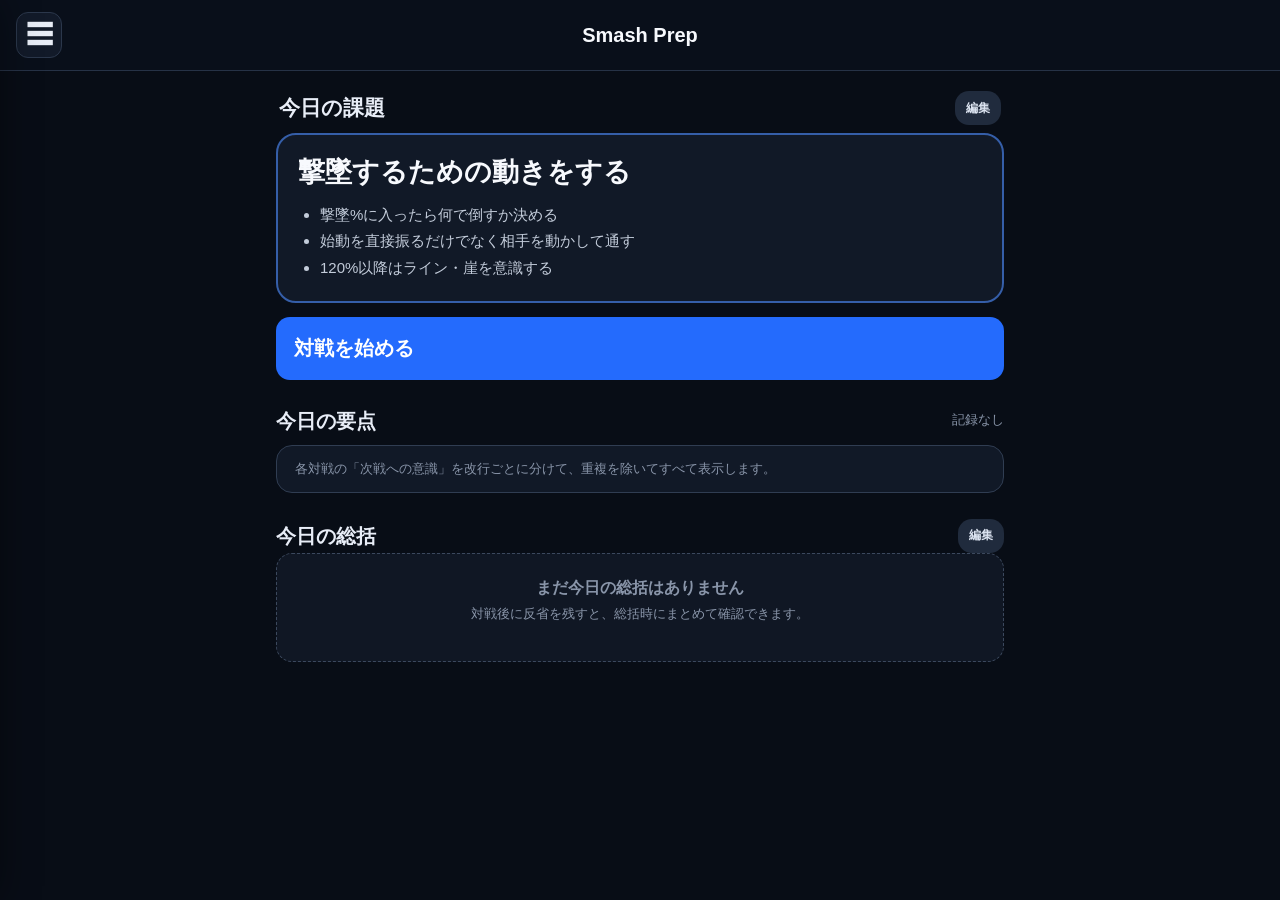
<file: index.html>
<!doctype html><html lang="ja"><head><meta charset="utf-8"><meta name="viewport" content="width=device-width,initial-scale=1,viewport-fit=cover"><meta name="theme-color" content="#08101f"><meta name="apple-mobile-web-app-capable" content="yes"><meta name="apple-mobile-web-app-status-bar-style" content="black-translucent"><meta name="apple-mobile-web-app-title" content="Smash Prep"><link rel="manifest" href="./manifest.json?v=4"><link rel="apple-touch-icon" href="./smash-prep-icon-v4.svg"><link rel="icon" type="image/svg+xml" href="./smash-prep-icon-v4.svg"><link rel="stylesheet" href="./style.css?v=2.5"><title>Smash Prep</title></head><body><header class="appHeader"><div class="headerSide headerSideLeft"><button class="menuButton" id="menuButton" type="button" aria-label="メニューを開く" aria-expanded="false">☰</button></div><div class="headerBrand"><b>Smash Prep</b></div><div class="headerSide headerSideRight"></div></header><div class="menuBackdrop" id="menuBackdrop"></div><nav class="sideMenu" id="sideMenu" aria-hidden="true"><div class="sideMenuHead"><b>メニュー</b><button class="menuClose" id="menuClose" type="button" aria-label="メニューを閉じる">×</button></div><div class="menuGroup"><span class="menuGroupTitle">ホーム</span><a href="./index.html">今日の課題</a></div><div class="menuGroup"><span class="menuGroupTitle">練習</span><a href="./matchups.html">キャラ対編集</a><a href="./tasks.html">課題一覧</a><a href="./analysis.html">対戦分析</a><a href="./thoughts.html">考察</a><a href="./archive.html">振り返り・アーカイブ</a></div><div class="menuGroup"><span class="menuGroupTitle">大会</span><a href="./events.html">大会・参加者メモ</a></div></nav><main><section class="todaySection"><div class="todaySectionHead"><h1>今日の課題</h1><button class="tiny ghost" id="editTask">編集</button></div><section class="todayCard"><div class="mainGoal" id="taskTitle"></div><ul id="taskChecks"></ul></section></section><button class="startMatch" id="startMatch"><span>対戦を始める</span></button><section class="homeSection homePanel"><div class="sectionTitle"><div><h2>今日の要点</h2></div><span class="muted" id="todayCount"></span></div><div id="todayNotes"></div></section><section class="homeSection homePanel"><div class="sectionTitle"><div><h2>今日の総括</h2></div><button class="tiny ghost" id="editDaily">編集</button></div><div id="dailySummary"></div></section></main><dialog id="dlg"></dialog><script src="./common.js?v=2.5"></script><script src="./home.js?v=2.5"></script><script>const menuButton=document.getElementById('menuButton'),sideMenu=document.getElementById('sideMenu'),menuBackdrop=document.getElementById('menuBackdrop'),menuClose=document.getElementById('menuClose');function setMenu(open){sideMenu.classList.toggle('open',open);menuBackdrop.classList.toggle('open',open);sideMenu.setAttribute('aria-hidden',String(!open));menuButton.setAttribute('aria-expanded',String(open));document.body.classList.toggle('menuOpen',open)}menuButton.addEventListener('click',()=>setMenu(true));menuClose.addEventListener('click',()=>setMenu(false));menuBackdrop.addEventListener('click',()=>setMenu(false));</script></body></html>
</file>
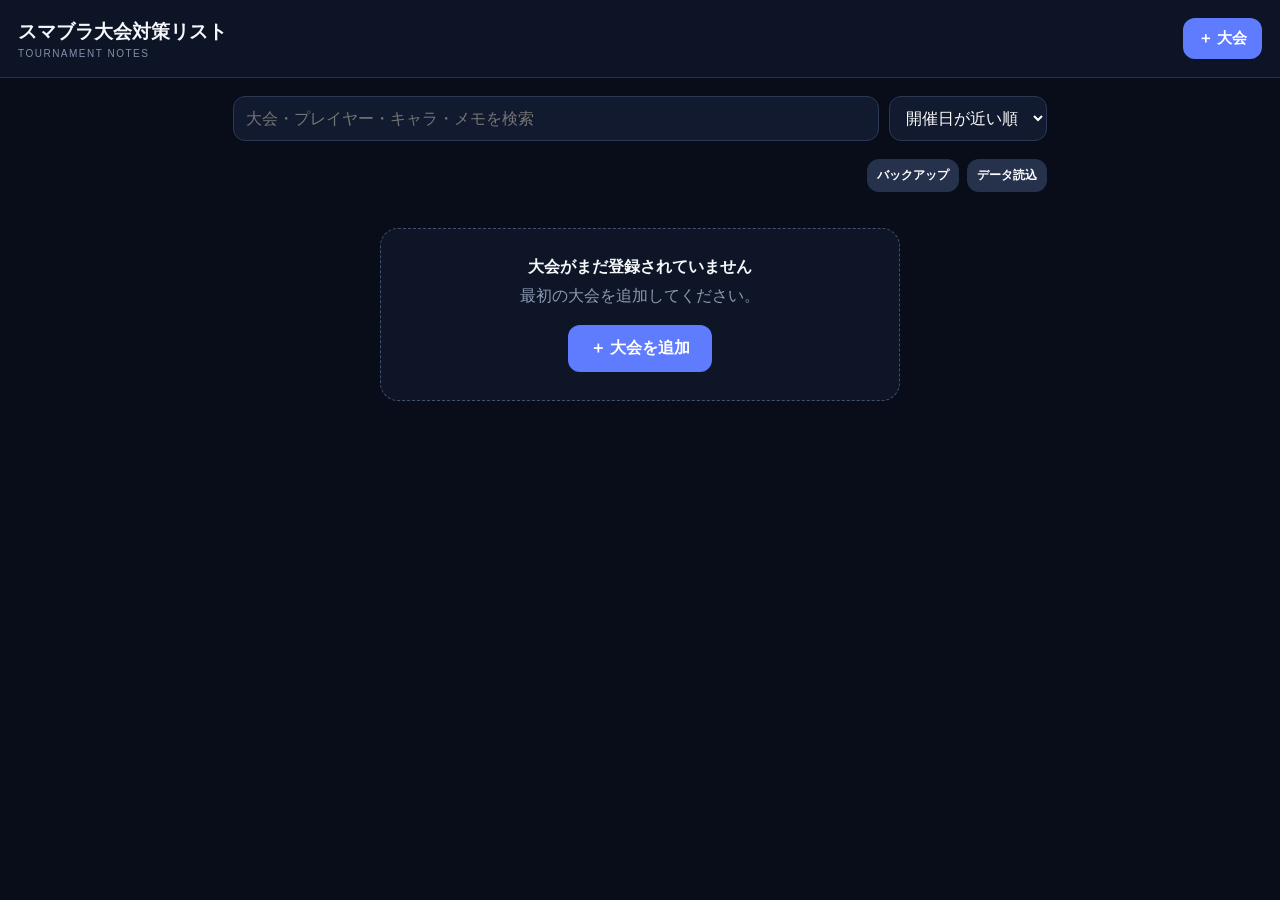
<file: public/index.html>
<!doctype html><html lang="ja"><head><meta charset="utf-8"><meta name="viewport" content="width=device-width,initial-scale=1,viewport-fit=cover"><meta name="theme-color" content="#0b1020"><link rel="manifest" href="./manifest.json"><link rel="stylesheet" href="./style.css"><title>スマブラ大会対策リスト</title></head><body><header><div><b>スマブラ大会対策リスト</b><small>TOURNAMENT NOTES</small></div><button id="addEvent">＋ 大会</button></header><main><section class="tools"><input id="search" placeholder="大会・プレイヤー・キャラ・メモを検索"><select id="sort"><option value="asc">開催日が近い順</option><option value="desc">開催日が遠い順</option><option value="name">大会名順</option></select></section><section class="dataTools"><button class="ghost" id="exportData">バックアップ</button><button class="ghost" id="importData">データ読込</button><input id="importFile" type="file" accept="application/json,.json" hidden></section><div id="events"></div></main><dialog id="dlg"></dialog><script src="./app.js"></script></body></html>
</file>
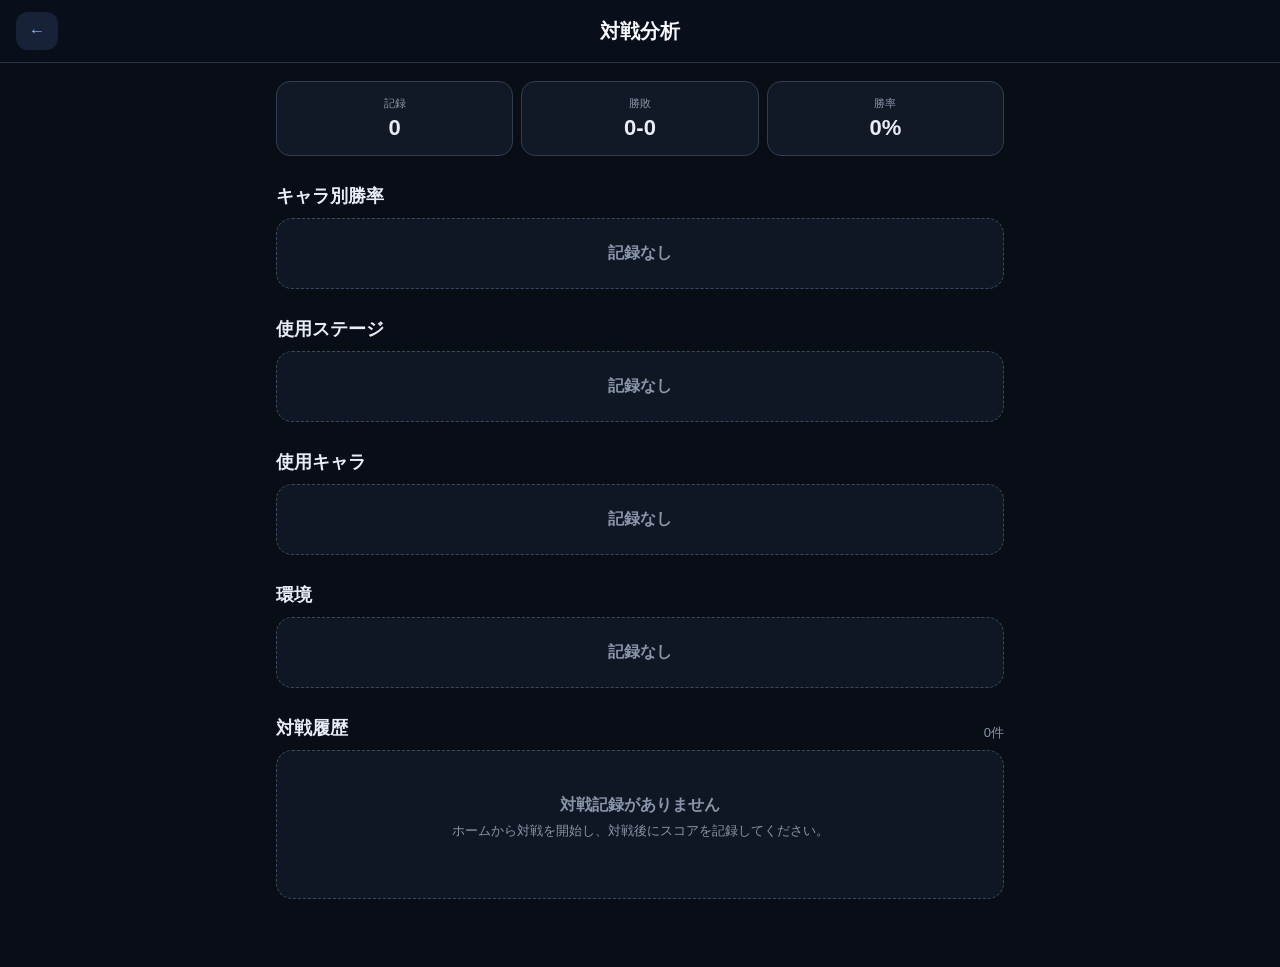
<file: analysis.html>
<!doctype html><html lang="ja"><head><meta charset="utf-8"><meta name="viewport" content="width=device-width,initial-scale=1,viewport-fit=cover"><meta name="theme-color" content="#080d16"><link rel="stylesheet" href="./style.css?v=2.6"><title>対戦分析 | Smash Prep</title></head><body><header class="appHeader"><div class="headerSide headerSideLeft"><a class="back" href="./index.html">←</a></div><div class="headerBrand"><b>対戦分析</b></div><div class="headerSide headerSideRight"></div></header><main class="analysisPage"><section id="analysisSummary"></section><section><h2>キャラ別勝率</h2><div id="fighterStats"></div></section><section><h2>使用ステージ</h2><div id="stageStats"></div></section><section><h2>使用キャラ</h2><div id="myFighterStats"></div></section><section><h2>環境</h2><div id="envStats"></div></section><section><div class="sectionTitle"><h2>対戦履歴</h2><span class="muted" id="recordCount"></span></div><div id="recordList"></div></section></main><dialog id="dlg"></dialog><script src="./common.js?v=2.6"></script><script src="./analysis.js?v=2.6"></script></body></html>
</file>
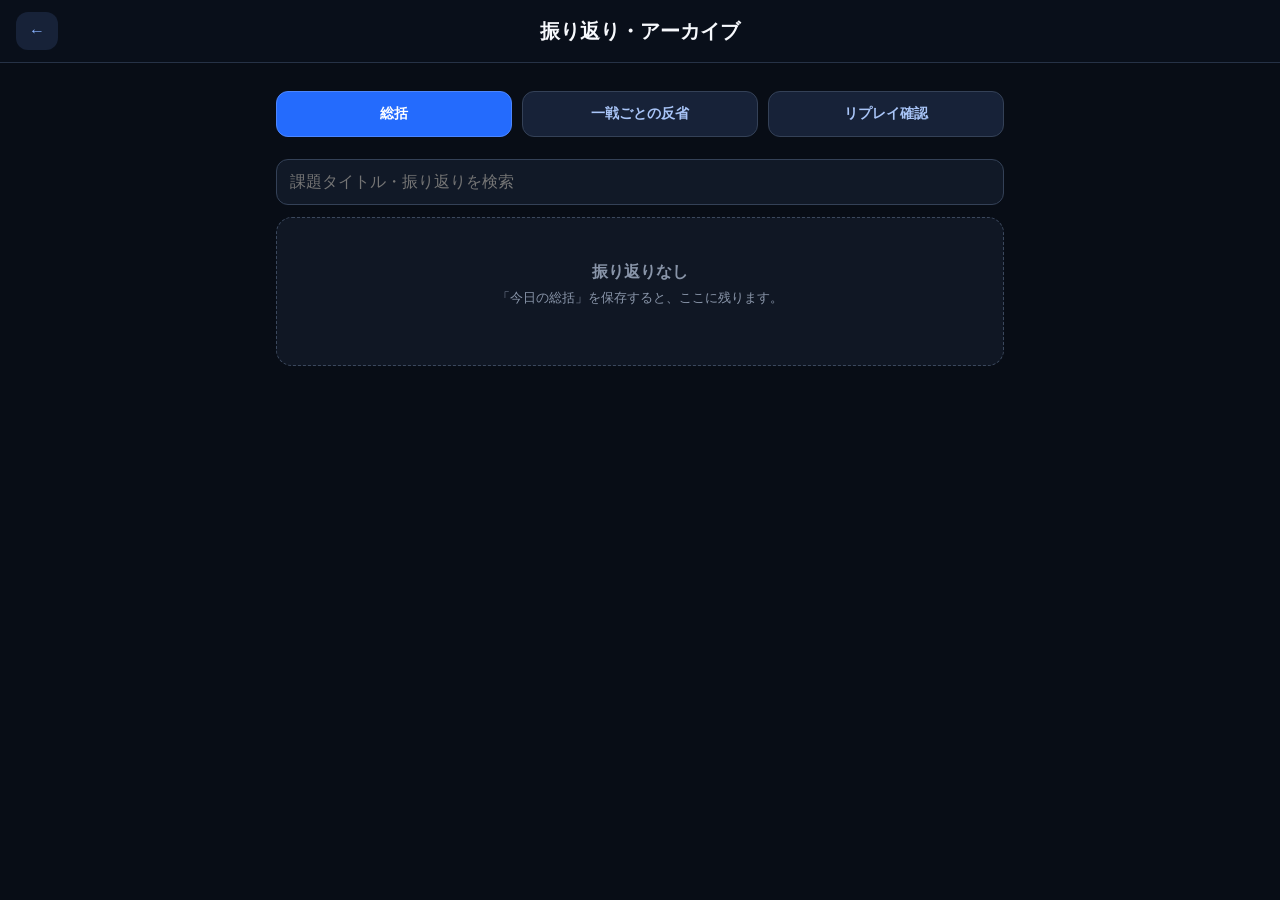
<file: archive.html>
<!doctype html><html lang="ja"><head><meta charset="utf-8"><meta name="viewport" content="width=device-width,initial-scale=1,viewport-fit=cover"><meta name="theme-color" content="#080d16"><link rel="stylesheet" href="./style.css?v=2.7"><title>振り返り・アーカイブ | Smash Prep</title></head><body><header class="appHeader"><div class="headerSide headerSideLeft"><a class="back" href="./index.html">←</a></div><div class="headerBrand"><b>振り返り・アーカイブ</b></div><div class="headerSide headerSideRight"></div></header><main><nav class="archiveTabs" aria-label="振り返り表示"><button class="archiveTab active" type="button" data-archive-tab="summary">総括</button><button class="archiveTab" type="button" data-archive-tab="matches">一戦ごとの反省</button><button class="archiveTab" type="button" data-archive-tab="replay">リプレイ確認</button></nav><section class="archivePanel active" data-archive-panel="summary"><section class="singleSearch"><input id="archiveSearch" placeholder="課題タイトル・振り返りを検索"></section><div id="archiveList"></div></section><section class="archivePanel" data-archive-panel="matches"><section class="singleSearch"><input id="matchReviewSearch" placeholder="キャラ・反省・次戦への意識を検索"></section><div id="matchReviewList"></div></section><section class="archivePanel" data-archive-panel="replay"><div class="sectionTitle replayArchiveHead"><h2>リプレイ確認</h2><span class="muted" id="archiveReplayCount"></span></div><div id="archiveReplayList"></div></section></main><dialog id="dlg"></dialog><script src="./common.js?v=2.7"></script><script src="./practice-pages.js?v=2.7"></script></body></html>
</file>
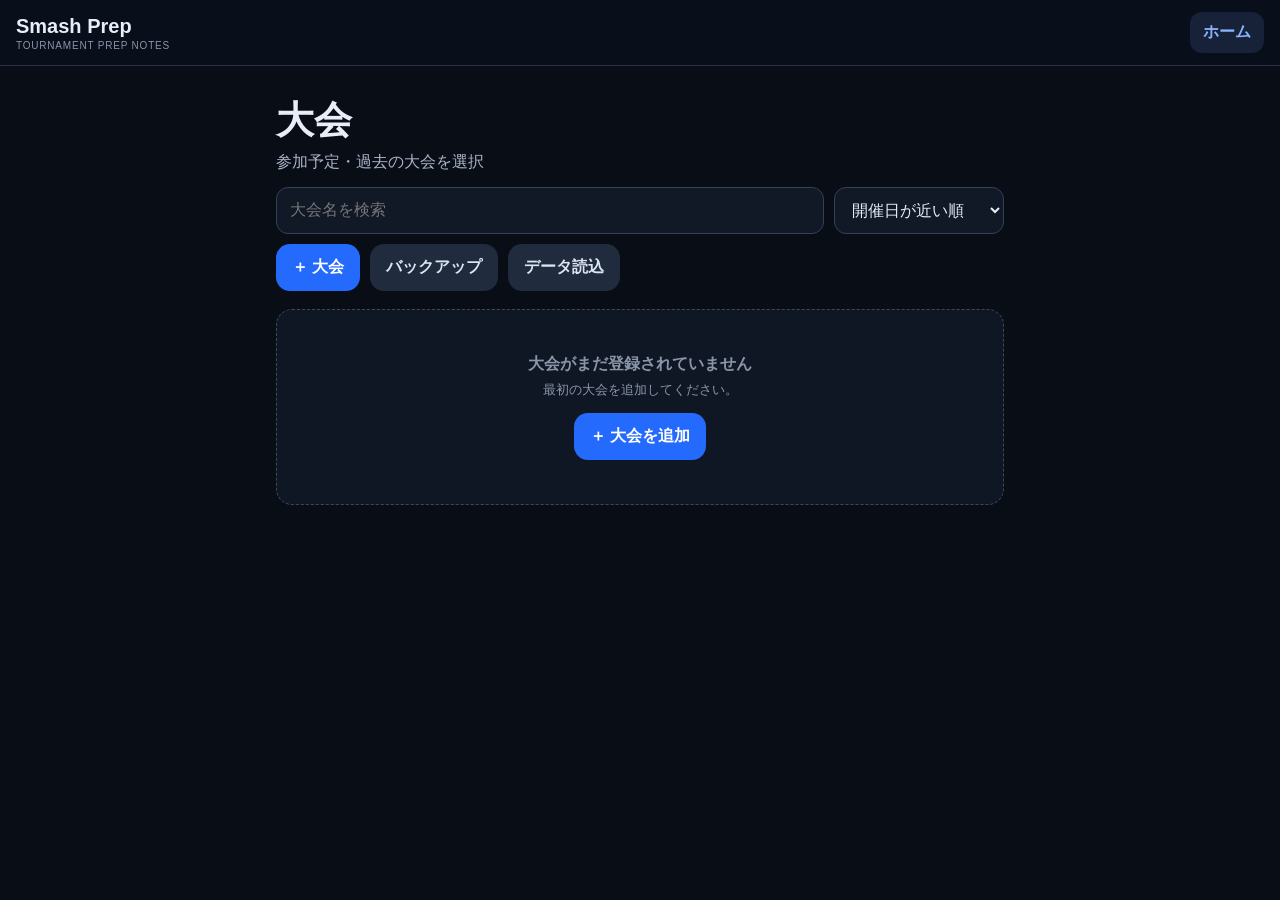
<file: events.html>
<!doctype html><html lang="ja"><head><meta charset="utf-8"><meta name="viewport" content="width=device-width,initial-scale=1,viewport-fit=cover"><meta name="theme-color" content="#08101f"><link rel="stylesheet" href="./style.css?v=2.9"><title>大会 | Smash Prep</title></head><body><header class="eventsHeader"><div class="eventsBrand"><b>Smash Prep</b><small>TOURNAMENT PREP NOTES</small></div><a class="headerLink" href="./index.html">ホーム</a></header><main><section class="pageIntro"><h1>大会</h1><p>参加予定・過去の大会を選択</p></section><section class="tools"><input id="search" placeholder="大会名を検索"><select id="sort"><option value="asc">開催日が近い順</option><option value="desc">開催日が遠い順</option><option value="name">大会名順</option></select></section><section class="dataTools"><button id="addEvent">＋ 大会</button><button class="ghost" id="exportData">バックアップ</button><button class="ghost" id="importData">データ読込</button><input id="importFile" type="file" accept="application/json,.json" hidden></section><div id="events"></div></main><dialog id="dlg"></dialog><script src="./common.js?v=2.9"></script><script src="./app.js?v=2.9"></script></body></html>
</file>
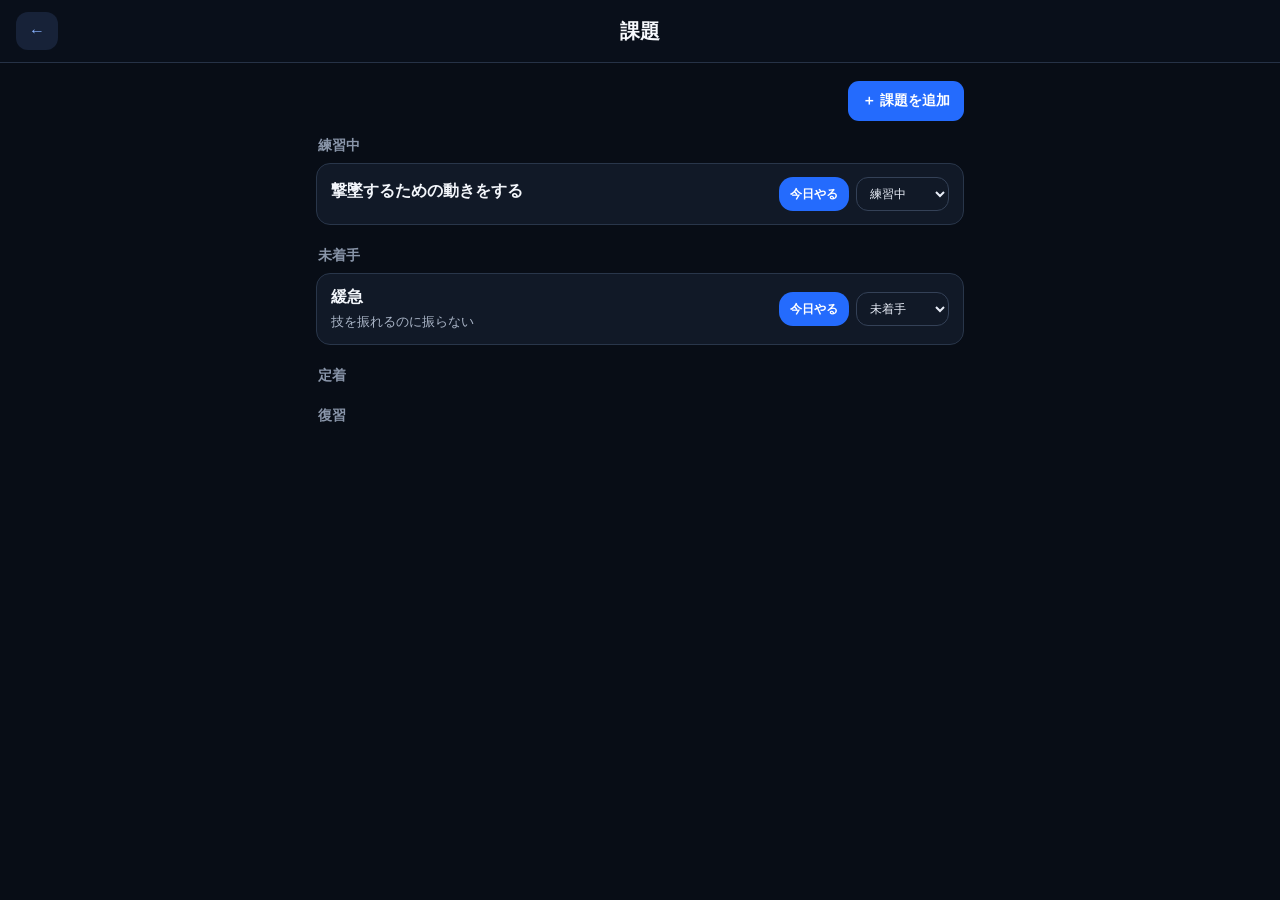
<file: tasks.html>
<!doctype html><html lang="ja"><head><meta charset="utf-8"><meta name="viewport" content="width=device-width,initial-scale=1,viewport-fit=cover"><link rel="stylesheet" href="./style.css?v=2.1"><title>課題 | Smash Prep</title></head><body><header class="appHeader"><div class="headerSide headerSideLeft"><a class="back" href="./index.html">←</a></div><div class="headerBrand"><b>課題</b></div><div class="headerSide headerSideRight"></div></header><main class="tasksPage"><div class="taskTop"><button id="addTask" class="taskAdd">＋ 課題を追加</button></div><div id="taskList"></div></main><dialog id="dlg"></dialog><script src="./common.js?v=2.1"></script><script src="./practice-pages.js?v=2.1"></script></body></html>
</file>
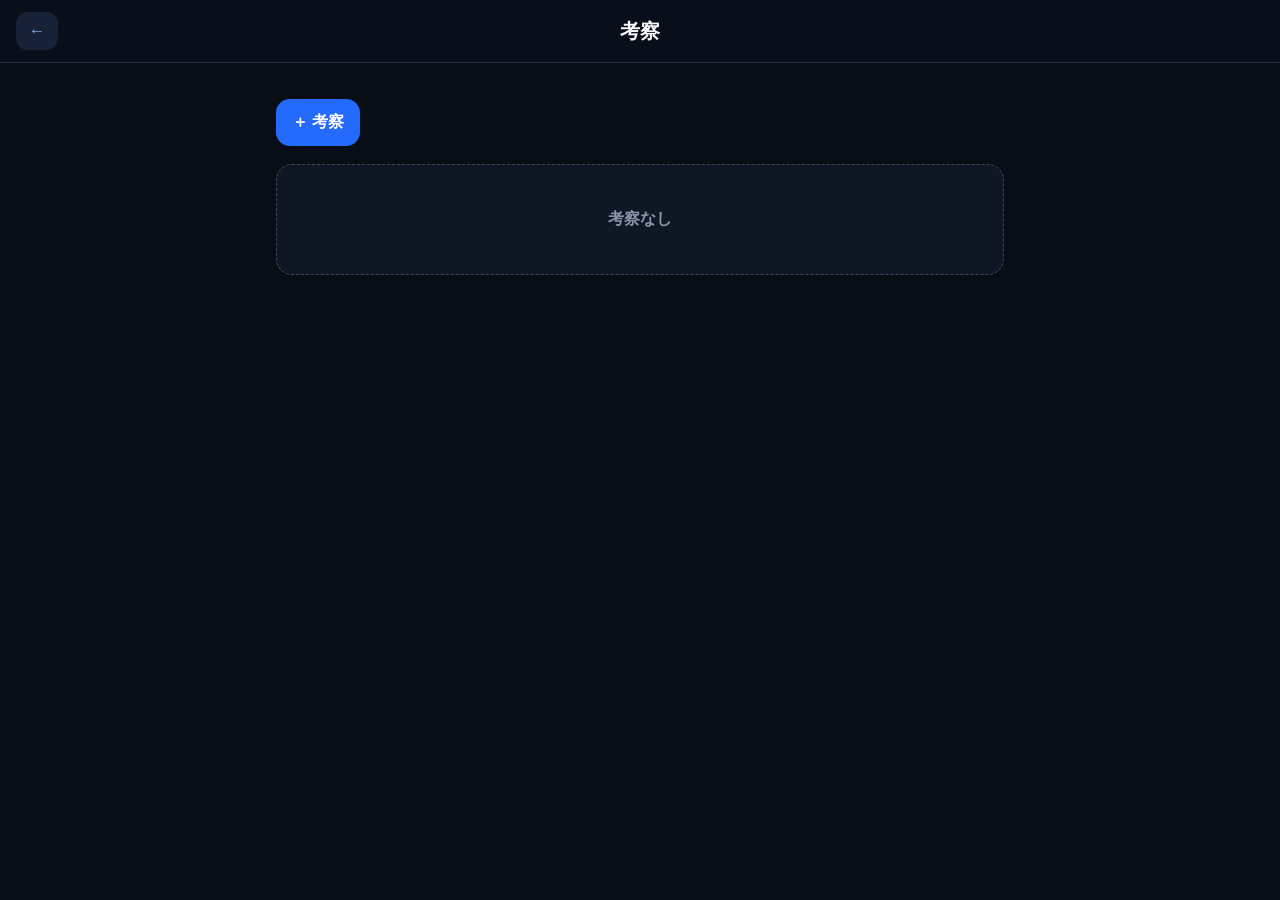
<file: thoughts.html>
<!doctype html><html lang="ja"><head><meta charset="utf-8"><meta name="viewport" content="width=device-width,initial-scale=1,viewport-fit=cover"><meta name="theme-color" content="#080d16"><link rel="stylesheet" href="./style.css?v=2.1"><title>考察 | Smash Prep</title></head><body><header class="appHeader"><div class="headerSide headerSideLeft"><a class="back" href="./index.html">←</a></div><div class="headerBrand"><b>考察</b></div><div class="headerSide headerSideRight"></div></header><main class="thoughtsPage"><section class="dataTools thoughtTop"><button id="addThought">＋ 考察</button></section><div id="thoughtList"></div></main><dialog id="dlg"></dialog><script src="./common.js?v=2.1"></script><script src="./practice-pages.js?v=2.1"></script></body></html>
</file>
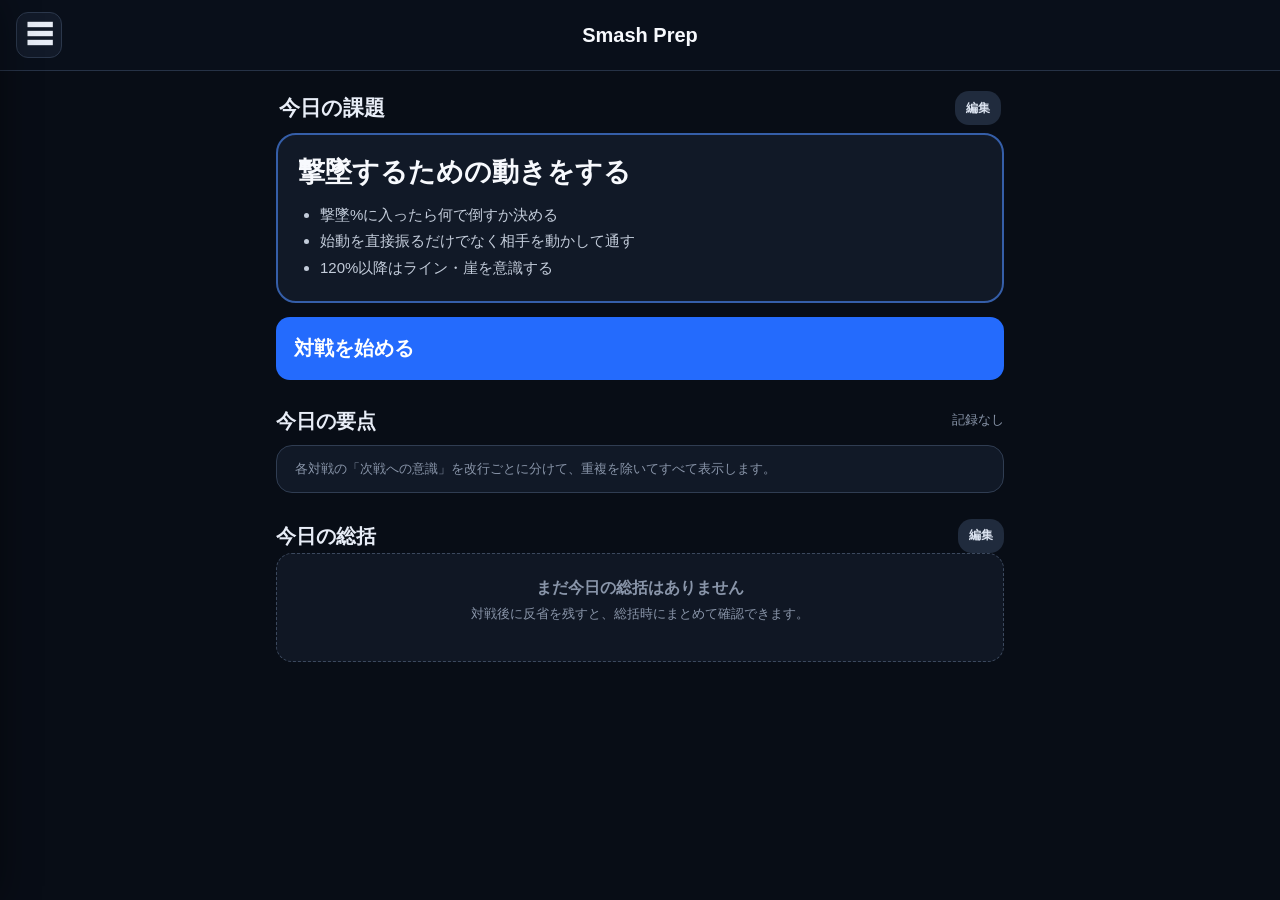
<file: tournament.html>
<!doctype html><html lang="ja"><head><meta charset="utf-8"><meta name="viewport" content="width=device-width,initial-scale=1,viewport-fit=cover"><meta name="theme-color" content="#08101f"><meta name="apple-mobile-web-app-capable" content="yes"><meta name="apple-mobile-web-app-status-bar-style" content="black-translucent"><meta name="apple-mobile-web-app-title" content="Smash Prep"><link rel="manifest" href="./manifest.json"><link rel="apple-touch-icon" sizes="180x180" href="./apple-touch-icon-v3.png"><link rel="apple-touch-icon-precomposed" sizes="180x180" href="./apple-touch-icon-v3.png"><link rel="icon" type="image/png" sizes="192x192" href="./icon-192-v3.png"><link rel="stylesheet" href="./style.css?v=3.2"><title>大会 | Smash Prep</title></head><body><header class="detailHeader" style="display:flex;align-items:center;justify-content:space-between;gap:20px"><a class="back" href="./">‹ 大会一覧</a><button id="deleteEvent" class="danger" style="min-height:38px;padding:8px 12px;font-size:13px">大会を削除</button></header><main><section class="eventHero"><div class="date" id="eventDate"></div><h1 id="eventTitle"></h1><div class="muted" id="playerCount"></div><button id="addPlayer" style="display:block;margin-top:24px;min-height:46px">＋ プレイヤー</button></section><section class="singleSearch" style="margin-top:22px"><input id="playerSearch" placeholder="プレイヤー・キャラ・メモを検索"></section><div id="players"></div></main><dialog id="dlg"></dialog><script src="./common.js?v=3.2"></script><script src="./tournament.js?v=3.2"></script></body></html>
</file>
<file: style.css>
*{box-sizing:border-box}html{background:#080d16;color:#e8edf7;font-family:-apple-system,BlinkMacSystemFont,"Segoe UI",sans-serif;-webkit-text-size-adjust:100%}body{margin:0;min-height:100vh;background:#080d16;color:#e8edf7}button,input,select,textarea{font:inherit}button{cursor:pointer;border:0;border-radius:14px;padding:13px 16px;background:#246bfd;color:#fff;font-weight:800;min-height:46px}header{position:sticky;top:0;z-index:5;padding:12px max(16px,env(safe-area-inset-right)) 12px max(16px,env(safe-area-inset-left));background:rgba(10,16,28,.96);backdrop-filter:blur(14px);border-bottom:1px solid #263246}.appHeader{display:grid;grid-template-columns:1fr auto 1fr;align-items:center}.headerBrand{text-align:center}.headerBrand b{display:block;font-size:20px;color:#f7f9fd}.headerSide{min-width:0;display:flex;align-items:center}.headerSideLeft{justify-content:flex-start}.headerSideRight{justify-content:flex-end}.menuButton{width:46px;height:46px;min-height:46px;padding:0;display:grid;place-items:center;background:#121a29;color:#e8edf7;border:1px solid #2b374b;border-radius:12px;font-size:27px;line-height:1}.menuBackdrop{position:fixed;inset:0;background:rgba(0,0,0,.68);opacity:0;visibility:hidden;transition:.2s;z-index:19}.menuBackdrop.open{opacity:1;visibility:visible}.sideMenu{position:fixed;left:0;top:0;bottom:0;width:min(330px,84vw);padding:max(18px,env(safe-area-inset-top)) 0 calc(18px + env(safe-area-inset-bottom));background:#101724;z-index:20;transform:translateX(-105%);transition:transform .22s ease;box-shadow:12px 0 40px rgba(0,0,0,.45);overflow-y:auto}.sideMenu.open{transform:translateX(0)}.sideMenuHead{display:flex;align-items:center;justify-content:space-between;padding:4px 20px 16px;border-bottom:1px solid #263246}.sideMenuHead b{font-size:21px}.menuClose{width:42px;height:42px;min-height:42px;padding:0;background:transparent;color:#aab5c7;font-size:30px}.menuGroup{padding:15px 0;border-bottom:1px solid #263246}.menuGroupTitle{display:block;padding:0 20px 8px;color:#8995a9;font-size:13px;font-weight:850}.sideMenu a{display:block;text-decoration:none;color:#78a7ff;font-weight:650;font-size:17px;padding:12px 20px}.sideMenu a:hover,.sideMenu a:active{background:#172238}body.menuOpen{overflow:hidden}main{max-width:760px;margin:auto;padding:18px 16px calc(40px + env(safe-area-inset-bottom))}.headerLink,.back{color:#8ab4ff;text-decoration:none;background:#172238;border-radius:12px;padding:10px 13px;font-weight:800}.tools{display:grid;grid-template-columns:1fr 170px;gap:10px}.tools input,.tools select,dialog input,dialog select,dialog textarea,.taskActions select,.singleSearch input{width:100%;background:#111927;color:#e8edf7;border:1px solid #344157;border-radius:12px;padding:13px}.ghost{background:#202b3d;color:#dce4f1}.danger{background:#7d2630;color:#fff}.muted{font-size:13px;color:#8995a9}.emptyState{text-align:center;padding:44px 20px;border:1px dashed #3b485d;border-radius:16px;color:#8995a9;background:#101724}.emptyState.compact{padding:24px 18px}.emptyState b,.emptyState span{display:block}.emptyState span{font-size:13px;margin:6px 0 14px}dialog{width:min(720px,calc(100% - 20px));max-height:92vh;overflow:auto;border:1px solid #344157;border-radius:20px;background:#0e1522;color:#e8edf7;padding:20px;box-shadow:0 20px 60px rgba(0,0,0,.6)}dialog::backdrop{background:rgba(0,0,0,.72)}dialog h2{margin:0 0 14px;font-size:22px}dialog label{display:block;color:#aab5c7;font-size:13px;font-weight:700;margin:16px 0 7px}dialog input,dialog select,dialog textarea{font-size:16px}dialog textarea{min-height:120px;resize:vertical;line-height:1.6}.row{display:flex;gap:8px;flex-wrap:wrap}.actionRow{margin-top:18px}.eventDialog{width:min(620px,calc(100% - 24px));padding:22px}.eventDialog h2{margin-bottom:22px}.eventFormField{margin:0 0 22px}.eventFormField label{margin:0 0 9px}.eventFormField input,.eventFormField select{display:block;width:100%;min-height:52px}.eventFormField input[type=date]{appearance:none;-webkit-appearance:none;text-align:left;padding:13px 14px;line-height:24px}.eventRegisterName{margin-top:10px}.eventFormActions{display:flex;flex-wrap:wrap;gap:10px;margin-top:26px}.fighterGrid{display:grid;grid-template-columns:repeat(4,1fr);gap:8px}.fighter{min-height:86px;background:#111927;border:1px solid #303d52;padding:7px;color:#dce4f1;overflow:hidden}.fighterIconWrap{display:flex;height:48px;position:relative;align-items:center;justify-content:center;gap:0;overflow:hidden}.fighterIconWrap img{width:48px;height:48px;object-fit:contain;flex:0 0 auto}.fighterIconWrap img+img{margin-left:-13px}.fighterFallback{position:absolute;inset:0;display:grid;place-items:center;color:#68758a;font-size:10px;z-index:-1}.fighterName{display:block;font-size:11px;font-weight:700;line-height:1.2;margin-top:5px}.todaySection{margin:2px 0 14px}.todaySectionHead{display:flex;align-items:center;justify-content:space-between;gap:12px;margin:0 3px 8px}.todaySectionHead h1{margin:0;font-size:21px}.todayCard{background:#111927;border:2px solid #355ea8;border-radius:20px;padding:20px}.mainGoal{font-size:27px;font-weight:950;line-height:1.3;color:#f7f9fd;margin:0 0 12px}.todayCard ul,.prepSection ul,.prepTask ul{padding-left:22px;color:#c3ccda;line-height:1.75;font-size:15px;margin:0}.sectionTitle{display:flex;align-items:center;justify-content:space-between;gap:12px}.tiny{padding:7px 11px;font-size:12px;min-height:34px}.startMatch{width:100%;padding:18px;margin:4px 0 26px;display:flex;align-items:flex-start}.startMatch span{font-size:20px}.homeSection{margin:0 0 26px}.homeSection h2{font-size:20px;margin:2px 0 0}.dailyReviewCard{background:#111927;border:1px solid #303d52;border-radius:16px;padding:16px;margin-top:10px;border-left:4px solid #246bfd}.dailyReviewCard>small{display:block;color:#8995a9;font-size:11px;margin-bottom:4px}.dailyReviewCard>b{display:block;font-size:20px}.dailyReviewCard p{white-space:pre-wrap;color:#c3ccda;font-size:14px;line-height:1.6}.nextCue{margin-top:10px;background:#172238;border-radius:10px;padding:11px;font-size:13px;color:#a9c5f8}.prepHero{display:flex;align-items:center;gap:14px;margin-bottom:16px}.prepIcon img{width:64px;height:64px;object-fit:contain}.prepHero h2{margin:2px 0;font-size:26px}.prepTask{background:#14213a;border:1px solid #355a99;border-radius:15px;padding:16px}.prepTask strong{display:block;font-size:25px;color:#e8f0ff;margin-top:6px}.prepSection{border-bottom:1px solid #2b374b;padding:18px 2px 12px}.singleSearch input{margin-bottom:12px}#todayNotes{background:#111927;border:1px solid #303d52;border-radius:16px;padding:14px 18px;margin-top:10px}#todayNotes ul{margin:0;padding-left:24px;color:#c3ccda;line-height:1.7}.matchupEditGrid{margin-top:4px}.matchupFighter{position:relative}.matchupFighter small{display:none}.stageGrid{display:grid;grid-template-columns:repeat(4,minmax(0,1fr));gap:6px}.stageTile{position:relative;min-width:0;min-height:82px;padding:4px 4px 6px;background:#111927;color:#dce4f1;border:2px solid #303d52;border-radius:10px;display:flex;flex-direction:column;align-items:center;justify-content:flex-start;gap:4px;overflow:hidden}.stageTile.selected{border-color:#4c86ff;background:#17284a}.stageArt{width:100%;height:48px;border-radius:6px;overflow:hidden;background:#202b3d;display:block}.stageArt img{display:block;width:100%;height:100%;object-fit:cover}.stageTile b{font-size:9px;line-height:1.1}.stageCheck{display:none;position:absolute;right:3px;top:3px;width:18px;height:18px;border-radius:50%;background:#246bfd;color:#fff;place-items:center;font-size:10px}.stageTile.selected .stageCheck{display:grid}.tasksPage{max-width:680px}.taskTop{display:flex;justify-content:flex-end;margin:0 0 16px}.taskAdd{min-height:40px;padding:9px 14px;font-size:14px;border-radius:11px}.taskGroup{margin:0 0 22px}.taskGroup h2{font-size:14px;color:#8995a9;margin:0 0 8px;padding-left:2px}.taskCard{display:flex;align-items:center;justify-content:space-between;gap:14px;background:#111927;border:1px solid #29364a;border-radius:14px;padding:13px 14px;margin-bottom:8px}.taskCard>div:first-child{min-width:0;flex:1}.taskCard b{display:block;font-size:16px;color:#f3f6fb}.taskCard p{margin:5px 0 0;color:#aab5c7;font-size:13px}.taskCard small{display:none}.taskActions{display:flex;align-items:center;gap:7px;flex-shrink:0}.taskActions select{width:auto;max-width:100px;padding:8px 26px 8px 9px;font-size:12px}.thoughtsPage{padding-top:26px}.thoughtTop{margin-bottom:32px}.thoughtCard{margin-bottom:14px}.thoughtCard b{display:block;margin-bottom:9px}.thoughtCard p{margin:0 0 12px;line-height:1.65}.recordGrid{display:grid;grid-template-columns:1fr 1fr;gap:0 10px}.recordGrid label{margin-top:10px}.recordGrid .recordWide{grid-column:1/-1}.stageCheckGrid,.opponentCheckGrid{display:grid;grid-template-columns:repeat(2,minmax(0,1fr));gap:8px;margin-top:8px}.opponentCheckGrid{max-height:230px;overflow:auto;padding-right:2px}.stageCheckGrid .form-check,.opponentCheckGrid .form-check{display:flex;align-items:center;gap:8px;margin:0;padding:11px;background:#111927;border:1px solid #344157;border-radius:11px;color:#dce4f1}.stageCheckGrid input,.opponentCheckGrid input{width:auto;margin:0}.analysisPage section{margin-bottom:28px}.analysisPage h2{font-size:18px;margin:0 0 10px}.analysisHero{display:grid;grid-template-columns:repeat(3,1fr);gap:8px}.analysisHero>div{background:#111927;border:1px solid #303d52;border-radius:14px;padding:14px;text-align:center}.analysisHero span{display:block;color:#8995a9;font-size:11px;margin-bottom:4px}.analysisHero b{font-size:22px}.statList{background:#111927;border:1px solid #303d52;border-radius:14px;overflow:hidden}.statRow{display:flex;justify-content:space-between;gap:12px;padding:12px 14px;border-bottom:1px solid #263246}.statRow:last-child{border-bottom:0}.statRow b{font-size:14px}.statRow span{font-size:12px;color:#aab5c7;text-align:right}.matchRecord{background:#111927;border:1px solid #303d52;border-radius:14px;padding:14px;margin-bottom:9px}.matchRecordTop{display:flex;justify-content:space-between;gap:10px;align-items:center}.matchRecordTop b{font-size:14px}.matchRecordTop strong{font-size:18px}.matchRecordTop .win{color:#7fb0ff}.matchRecordTop .loss{color:#e09a9a}.matchMeta{font-size:11px;color:#8995a9;margin-top:5px}.matchRecord p{font-size:13px;color:#c3ccda;line-height:1.55;white-space:pre-wrap}.replayCheckRow,.replayDoneRow{display:flex!important;align-items:center;gap:9px;width:max-content;margin:12px 0 0!important;padding:8px 10px;border-radius:10px;background:#171d29;color:#dce4f1!important;font-size:12px!important}.replayCheckRow input,.replayDoneRow input{width:auto!important;margin:0}.replayBadge{display:inline-block;margin-top:9px;padding:4px 8px;border-radius:999px;background:#4b171b;color:#ff9b9b;font-size:11px;font-weight:850}.replayBadge.done{background:#183222;color:#8dd7a3}.replayRecord{border-left:4px solid #c84c55}.replayRecord.reviewed{border-left-color:#3f8a5a;opacity:.72}.replayDoneRow{margin-top:11px!important;background:#202837}.archiveTabs{display:grid;grid-template-columns:repeat(3,minmax(0,1fr));gap:10px;margin:10px 0 22px}.archiveTab{min-width:0;padding:12px 8px;background:#172238;border:1px solid #344157;color:#a9c5f8;border-radius:12px;font-size:14px;line-height:1.25}.archiveTab.active{background:#246bfd;border-color:#4c86ff;color:#fff}.archivePanel{display:none}.archivePanel.active{display:block}.dailyArchive{background:#0e1522;border:1px solid #263246;border-radius:18px;padding:18px;margin-bottom:18px}.archiveDate{display:block;color:#8995a9;font-size:12px;margin-bottom:6px}.archiveTitle{display:block;font-size:22px;line-height:1.35;color:#f3f6fb}.archiveSummary{white-space:pre-wrap;line-height:1.65;color:#c3ccda;margin:12px 0}.archiveNext{display:grid;grid-template-columns:auto 1fr;gap:9px;align-items:start;margin:14px 0}.archiveNext b{font-size:12px;color:#8ab4ff}.archiveNext span{white-space:pre-wrap;line-height:1.55}.showDayNotes{margin-top:2px}.dayNotes{margin-top:12px;display:grid;gap:10px}.dayNotes[hidden]{display:none}.dayNote{background:#111927;border:1px solid #303d52;border-radius:14px;padding:13px}.dayNoteHead{display:grid;grid-template-columns:24px minmax(0,1fr) auto;gap:8px;align-items:center}.dayNoteNumber{width:24px;height:24px;border-radius:8px;background:#202b3d;color:#a9c5f8;display:grid;place-items:center;font-size:11px;font-weight:850}.dayNoteHead b{font-size:14px;line-height:1.35}.dayNoteHead strong{font-size:17px;color:#f3f6fb}.dayNoteMeta{font-size:11px;color:#8995a9;margin:7px 0 10px;padding-left:32px}.dayNoteText,.dayNoteNext{display:grid;grid-template-columns:42px 1fr;gap:8px;align-items:start;padding:9px 10px;border-radius:10px;margin-top:7px}.dayNoteText{background:#151d2a}.dayNoteNext{background:#172238}.dayNoteText>span,.dayNoteNext>span{font-size:11px;font-weight:850;color:#8995a9;padding-top:2px}.dayNoteNext>span{color:#8ab4ff}.dayNoteText p,.dayNoteNext p{margin:0;white-space:pre-wrap;line-height:1.5;font-size:13px;color:#dce4f1}.eventsHeader{display:flex;align-items:center;justify-content:space-between;gap:14px}.eventsBrand{min-width:0}.eventsBrand b{font-size:20px}.eventsBrand small{display:block;margin-top:2px;color:#8995a9;font-size:10px;letter-spacing:.08em}.pageIntro{padding:16px 0 14px}.pageIntro h1{font-size:38px;line-height:1.1;margin:0 0 10px}.pageIntro p{margin:0;color:#aab5c7;font-size:16px}.dataTools{display:grid;grid-template-columns:auto auto auto;gap:10px;margin:10px 0 18px;justify-content:start}.eventCard{display:flex;align-items:center;justify-content:space-between;gap:16px;background:#111927;border:1px solid #344157;border-radius:16px;padding:18px;margin-bottom:10px;cursor:pointer}.eventCard .date{color:#8995a9;font-size:13px}.eventName{font-size:20px;font-weight:850;margin:5px 0 2px}.chevron{font-size:30px;color:#8ab4ff}@media(max-width:560px){header{padding-top:max(10px,env(safe-area-inset-top))}main{padding:14px 12px calc(32px + env(safe-area-inset-bottom))}.todayCard{padding:17px}.mainGoal{font-size:25px}.fighterGrid{grid-template-columns:repeat(3,1fr)}dialog{padding:14px;width:calc(100% - 10px)}.eventDialog{width:calc(100% - 24px);padding:18px 16px}.eventDialog h2{font-size:24px;margin-bottom:20px}.eventFormField{margin-bottom:20px}.eventFormField input,.eventFormField select{min-height:54px}.eventRegisterName{width:auto}.eventFormActions{display:grid;grid-template-columns:1fr 1fr;gap:10px}.eventFormActions #saveE{grid-column:1/-1}.eventFormActions .danger,.eventFormActions .ghost{width:100%}.stageGrid{grid-template-columns:repeat(4,minmax(0,1fr));gap:5px}.stageTile{min-height:76px}.stageArt{height:44px}.stageTile b{font-size:8px}.thoughtsPage{padding-top:22px}.thoughtTop{margin-bottom:30px}.analysisHero b{font-size:19px}.statRow{padding:11px 12px}.stageCheckGrid,.opponentCheckGrid{grid-template-columns:1fr 1fr}.archiveTabs{gap:8px;margin:8px 2px 20px}.archiveTab{padding:11px 6px;font-size:13px}.dailyArchive{padding:15px}.archiveTitle{font-size:20px}.dayNote{padding:11px}.dayNoteHead{grid-template-columns:22px minmax(0,1fr) auto;gap:6px}.dayNoteNumber{width:22px;height:22px}.dayNoteMeta{padding-left:28px}.dayNoteText,.dayNoteNext{grid-template-columns:38px 1fr;padding:8px}.eventsHeader{padding-left:18px;padding-right:18px}.eventsBrand b{font-size:19px}.eventsBrand small{font-size:9px}.pageIntro{padding:18px 0 16px}.pageIntro h1{font-size:34px}.tools{grid-template-columns:1fr;gap:9px}.tools input,.tools select{min-height:52px}.dataTools{grid-template-columns:1fr 1fr;gap:9px;margin:10px 0 20px}.dataTools #addEvent{grid-column:1/-1}.dataTools button{width:100%}.eventCard{padding:16px 18px}.eventName{font-size:19px}}
</file>
<file: public/style.css>
*{box-sizing:border-box}body{margin:0;background:#080d19;color:#f5f7fb;font-family:-apple-system,BlinkMacSystemFont,"Segoe UI",sans-serif}header{position:sticky;top:0;z-index:5;display:flex;justify-content:space-between;align-items:center;padding:18px max(18px,env(safe-area-inset-left));background:#0d1426;border-bottom:1px solid #26314b}header b{font-size:19px}header small{display:block;color:#8290ac;font-size:10px;letter-spacing:1.5px;margin-top:3px}button{border:0;border-radius:12px;padding:11px 15px;font-weight:700;background:#5f7cff;color:white}main{max-width:850px;margin:auto;padding:18px}.tools{display:grid;grid-template-columns:1fr auto;gap:10px;margin-bottom:18px}input,select,textarea{width:100%;border:1px solid #2c3853;background:#111a2e;color:white;border-radius:12px;padding:12px;font:inherit}textarea{min-height:150px;resize:vertical}.event{background:#10182a;border:1px solid #26324c;border-radius:18px;margin:12px 0;overflow:hidden}.eventHead{padding:16px;display:flex;justify-content:space-between;gap:12px;align-items:center;cursor:pointer}.date{font-size:22px;font-weight:800}.eventName{font-weight:700}.muted{color:#8d9ab4;font-size:13px}.players{border-top:1px solid #26324c;padding:8px 12px 14px}.player{padding:13px 4px;border-bottom:1px solid #202b42;display:flex;justify-content:space-between;gap:10px}.chips{display:flex;flex-wrap:wrap;gap:5px;margin-top:7px}.chip{background:#202c45;border-radius:999px;padding:4px 8px;font-size:12px}.memo{white-space:pre-wrap;color:#cbd3e3;font-size:13px;margin-top:8px}.row{display:flex;gap:8px;flex-wrap:wrap}.danger{background:#852f42}.ghost{background:#26324c}.addPlayer{width:100%;margin-top:12px;background:#1b2944}dialog{width:min(92vw,650px);border:1px solid #33405c;border-radius:18px;background:#0e1729;color:white;padding:20px}dialog::backdrop{background:#000a}label{display:block;margin:13px 0 6px;color:#aeb9cf;font-size:13px}.fighterGrid{display:grid;grid-template-columns:repeat(5,1fr);gap:7px;max-height:43vh;overflow:auto;padding:4px}.fighter{padding:9px 3px;background:#1a2640;border:1px solid #2c3a59;border-radius:9px;text-align:center;font-size:11px;min-height:48px}.fighter.on{outline:2px solid #7c96ff;background:#2a3c68}@media(max-width:520px){.tools{grid-template-columns:1fr}.fighterGrid{grid-template-columns:repeat(4,1fr)}}

#addEvent{font-size:15px;white-space:nowrap}.emptyState{margin:36px auto;max-width:520px;padding:28px 20px;border:1px dashed #40506f;border-radius:18px;text-align:center;background:#0d1526}.emptyState b,.emptyState span{display:block}.emptyState span{margin:8px 0 18px;color:#8d9ab4}.emptyState button{font-size:16px;padding:13px 22px}.notice{padding:12px;border-radius:12px;background:#17233b;color:#b9c5da;font-size:13px}.actionRow{margin-top:18px}@media(max-width:520px){header{padding:14px 12px}header b{font-size:16px}#addEvent{padding:10px 12px}main{padding:12px}dialog{padding:16px}.row>input{flex:1 1 180px}}

/* v0.1.2 character picker */
.selectedFighters{display:flex;flex-wrap:wrap;gap:7px;min-height:34px;margin-bottom:8px}.selectedChip{display:inline-flex;align-items:center;gap:6px;background:#202c45;border-radius:999px;padding:5px 9px;font-size:12px}.selectedChip img{width:24px;height:24px;object-fit:contain}.chooseFighter{width:100%;background:#1b2944}.fighterPicker{margin-top:10px;border:1px solid #2c3853;border-radius:14px;background:#0a1222;padding:10px}.fighterPickerHead{display:flex;justify-content:space-between;align-items:center;margin-bottom:8px}.fighterGrid{grid-template-columns:repeat(8,1fr);max-height:50vh}.fighter{padding:4px;min-height:82px;display:flex;flex-direction:column;align-items:center;justify-content:center;gap:3px;position:relative}.fighterIconWrap{width:48px;height:48px;display:grid;place-items:center;position:relative}.fighterIconWrap img{position:absolute;inset:0;width:100%;height:100%;object-fit:contain;z-index:2}.fighterFallback{font-size:11px;color:#8d9ab4}.fighterName{font-size:10px;line-height:1.1}.fighter.on::after{content:'✓';position:absolute;right:4px;top:3px;background:#6d89ff;width:20px;height:20px;border-radius:50%;display:grid;place-items:center;font-size:12px}.fighter.on{outline:2px solid #7c96ff;background:#2a3c68}@media(max-width:700px){.fighterGrid{grid-template-columns:repeat(5,1fr)}.fighter{min-height:76px}.fighterIconWrap{width:43px;height:43px}}@media(max-width:430px){.fighterGrid{grid-template-columns:repeat(4,1fr);gap:5px}.fighterName{font-size:9px}}


/* v0.1.3: local stock icons + one-scroll mobile character picker */
dialog{max-height:92dvh;overflow-y:auto}
dialog.pickerOpen{overflow:hidden}
.fighterPicker[hidden]{display:none!important}
dialog.pickerOpen .fighterPicker{position:fixed;z-index:30;inset:max(10px,env(safe-area-inset-top)) max(10px,env(safe-area-inset-right)) max(10px,env(safe-area-inset-bottom)) max(10px,env(safe-area-inset-left));margin:0;padding:12px;background:#0a1222;border:1px solid #344465;border-radius:18px;display:flex;flex-direction:column;overflow:hidden;box-shadow:0 18px 70px #000c}
dialog.pickerOpen .fighterPickerHead{flex:0 0 auto;padding-bottom:8px;margin:0}
dialog.pickerOpen .fighterGrid{flex:1 1 auto;min-height:0;max-height:none;overflow-y:auto;overscroll-behavior:contain;-webkit-overflow-scrolling:touch;padding:5px}
.fighterIconWrap{width:58px;height:58px}.fighterIconWrap img{display:block;background:transparent}.fighterFallback{position:absolute;z-index:1}.fighter{min-height:94px}.fighterName{font-size:10px}
@media(max-width:700px){dialog.pickerOpen .fighterGrid{grid-template-columns:repeat(5,1fr)}.fighterIconWrap{width:50px;height:50px}.fighter{min-height:84px}}
@media(max-width:430px){dialog.pickerOpen .fighterGrid{grid-template-columns:repeat(4,1fr)}.fighterIconWrap{width:48px;height:48px}.fighter{min-height:80px;padding:3px}.fighterName{font-size:9px}}
.dataTools{display:flex;gap:8px;justify-content:flex-end;margin:0 0 12px}.dataTools button{font-size:12px;padding:8px 10px}.fighterIconWrap{position:relative;display:flex;align-items:center;justify-content:center;gap:0;min-height:52px}.fighterIconWrap img{width:52px;height:52px;object-fit:contain;position:relative;z-index:2}.fighterIconWrap img+img{margin-left:-18px}.fighterIconWrap .fighterFallback{position:absolute;z-index:1}.selectedChip img{width:24px;height:24px;object-fit:contain;vertical-align:middle}.selectedChip img+img{margin-left:-8px}
</file>
